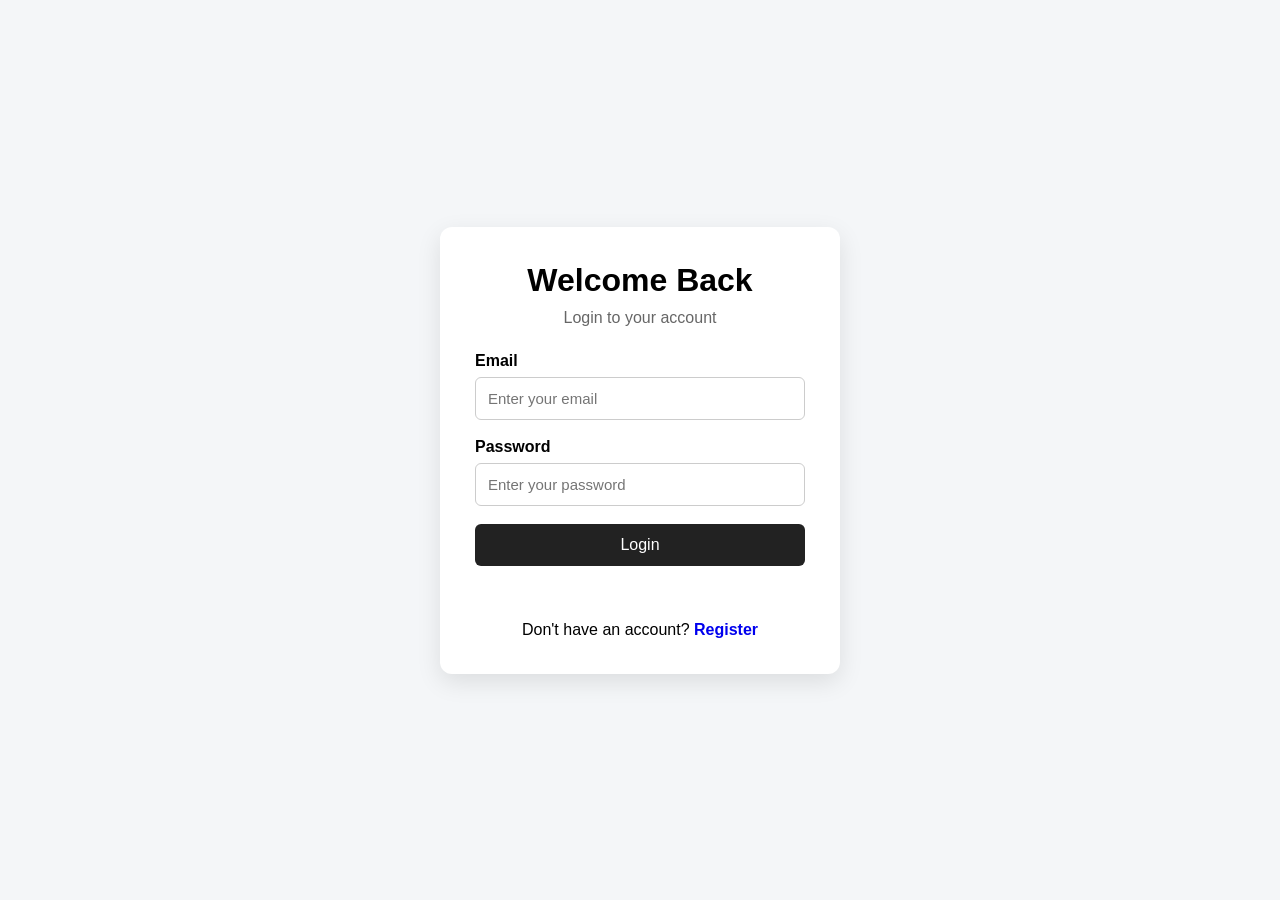
<file: index.html>
<!DOCTYPE html>
<html lang="en">

<head>
    <meta charset="UTF-8">
    <meta name="viewport" content="width=device-width, initial-scale=1.0">

    <title>Login</title>

    <link rel="stylesheet" href="style.css">
</head>

<body>

    <div class="container">

        <div class="card">

            <h1>Welcome Back</h1>

            <p class="subtitle">
                Login to your account
            </p>

            <form id="loginForm">

                <div class="form-group">
                    <label for="loginEmail">Email</label>

                    <input
                        type="email"
                        id="loginEmail"
                        placeholder="Enter your email"
                    >
                </div>

                <div class="form-group">
                    <label for="loginPassword">Password</label>

                    <input
                        type="password"
                        id="loginPassword"
                        placeholder="Enter your password"
                    >
                </div>

                <button type="submit">
                    Login
                </button>

                <p id="loginMessage" class="message"></p>

            </form>

            <p class="switch-page">
                Don't have an account?
                <a href="register.html">Register</a>
            </p>

        </div>

    </div>

    <script src="script.js"></script>

</body>

</html>
</file>
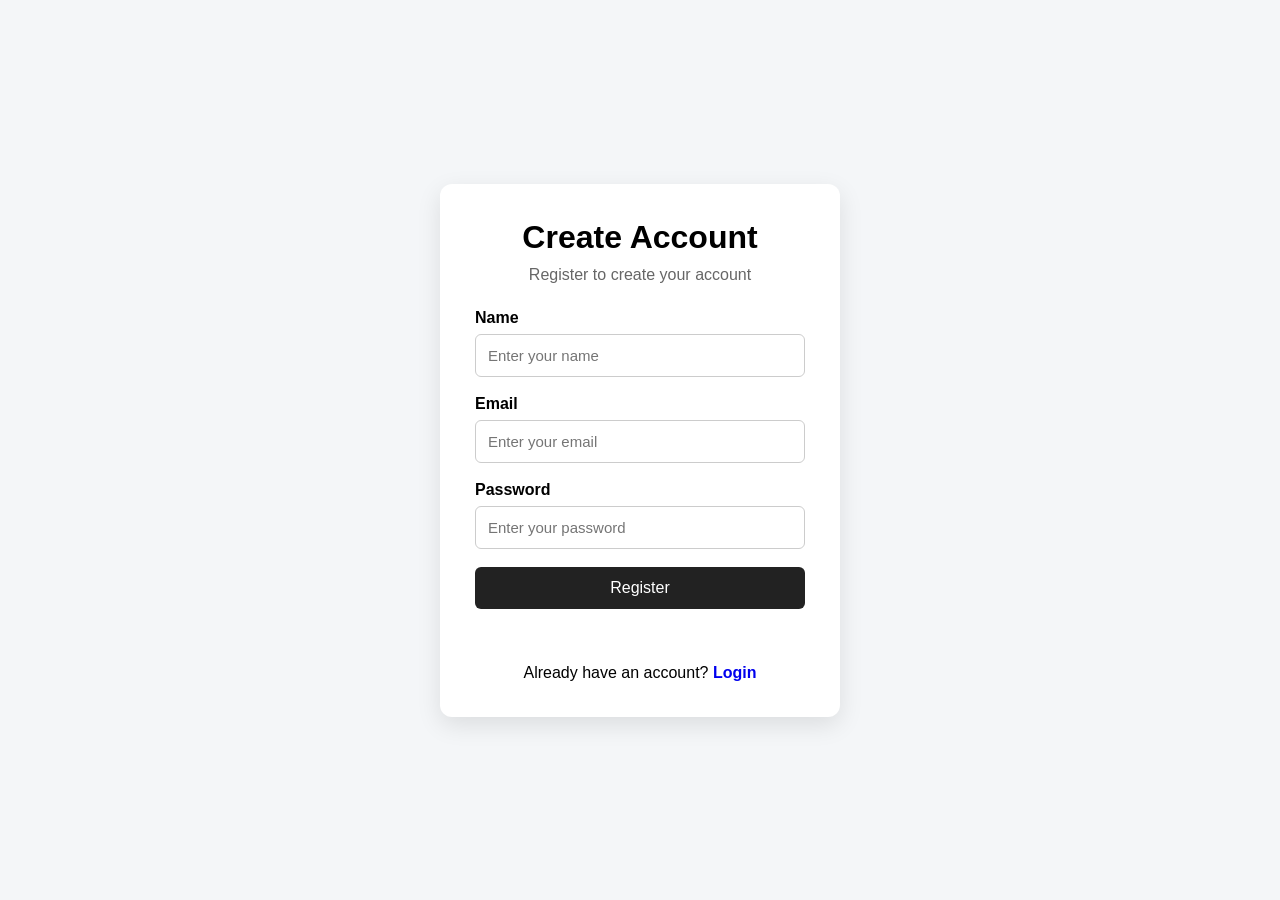
<file: register.html>
<!DOCTYPE html>
<html lang="en">

<head>
    <meta charset="UTF-8">
    <meta name="viewport" content="width=device-width, initial-scale=1.0">

    <title>Create Account</title>

    <link rel="stylesheet" href="style.css">
</head>

<body>

    <div class="container">

        <div class="card">

            <h1>Create Account</h1>

            <p class="subtitle">
                Register to create your account
            </p>

            <form id="registerForm">

                <div class="form-group">
                    <label for="registerName">Name</label>

                    <input
                        type="text"
                        id="registerName"
                        placeholder="Enter your name"
                    >
                </div>

                <div class="form-group">
                    <label for="registerEmail">Email</label>

                    <input
                        type="email"
                        id="registerEmail"
                        placeholder="Enter your email"
                    >
                </div>

                <div class="form-group">
                    <label for="registerPassword">Password</label>

                    <input
                        type="password"
                        id="registerPassword"
                        placeholder="Enter your password"
                    >
                </div>

                <button type="submit">
                    Register
                </button>

                <p id="registerMessage" class="message"></p>

            </form>

            <p class="switch-page">
                Already have an account?
                <a href="index.html">Login</a>
            </p>

        </div>

    </div>

    <script src="script.js"></script>

</body>

</html>
</file>
<file: style.css>
* {
    margin: 0;
    padding: 0;
    box-sizing: border-box;
}

body {
    font-family: Arial, sans-serif;
    min-height: 100vh;

    display: flex;
    justify-content: center;
    align-items: center;

    background: #f4f6f8;
}

.container {
    width: 100%;
    padding: 20px;
}

.card {
    max-width: 400px;
    margin: auto;

    background: white;

    padding: 35px;

    border-radius: 12px;

    box-shadow: 0 8px 25px rgba(0, 0, 0, 0.1);
}

h1 {
    text-align: center;
    margin-bottom: 10px;
}

.subtitle {
    text-align: center;
    color: #666;
    margin-bottom: 25px;
}

.form-group {
    margin-bottom: 18px;
}

label {
    display: block;
    margin-bottom: 7px;
    font-weight: bold;
}

input {
    width: 100%;

    padding: 12px;

    border: 1px solid #ccc;
    border-radius: 6px;

    font-size: 15px;
}

input:focus {
    outline: none;
    border-color: #555;
}

button {
    width: 100%;

    padding: 12px;

    border: none;
    border-radius: 6px;

    background: #222;
    color: white;

    font-size: 16px;

    cursor: pointer;
}

button:hover {
    opacity: 0.9;
}

.message {
    text-align: center;
    margin-top: 15px;
    min-height: 20px;
}

.switch-page {
    text-align: center;
    margin-top: 20px;
}

a {
    text-decoration: none;
    font-weight: bold;
}
.success {
    color: green;
}

.error {
    color: red;
}
button:disabled {
    opacity: 0.6;
    cursor: not-allowed;
}

input {
    transition: border-color 0.2s, box-shadow 0.2s;
}

input:focus {
    box-shadow: 0 0 0 3px rgba(0, 0, 0, 0.08);
}

button {
    transition: opacity 0.2s, transform 0.1s;
}

button:active {
    transform: scale(0.98);
}

@media (max-width: 480px) {

    .card {
        padding: 25px 20px;
    }

    h1 {
        font-size: 24px;
    }
}
</file>
